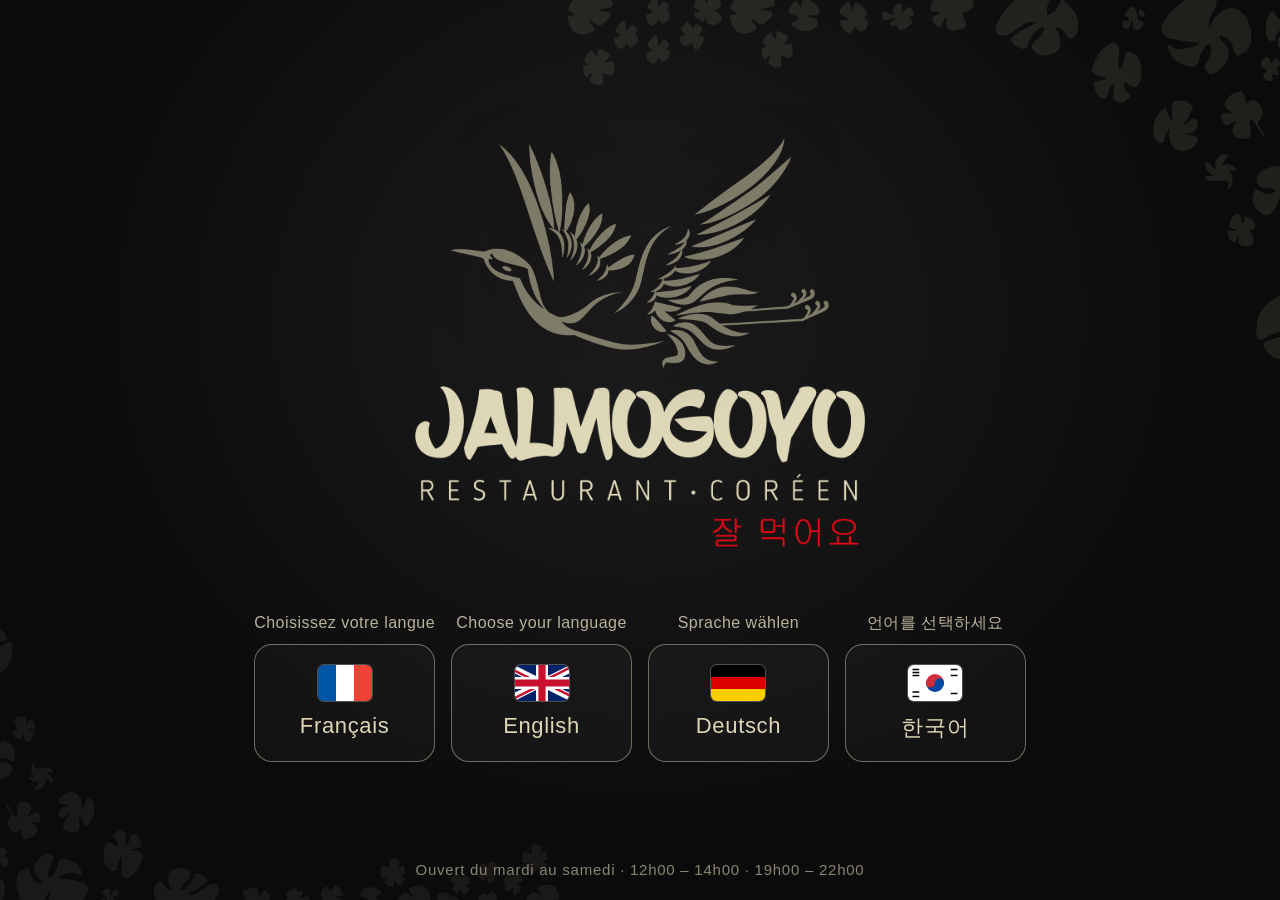
<file: index.html>
<!DOCTYPE html>
<!--
  Safety net only — this file is NOT the menu.
  The menu lives in www/ and is published by GitHub Actions (.github/workflows/build.yml).
  If GitHub Pages is ever set to "Deploy from a branch", the repository root gets published
  instead: this page then sends tablets and visitors to the menu rather than showing the README.
-->
<html lang="fr">
<head>
  <meta charset="utf-8">
  <title>Jalmogoyo – Menu</title>
  <meta http-equiv="refresh" content="0; url=www/">
  <style>html { background: #0b0b0b; } a { color: #ddd6b5; font: 18px sans-serif; }</style>
  <script>location.replace('www/');</script>
</head>
<body><a href="www/">Jalmogoyo – Menu</a></body>
</html>
</file>
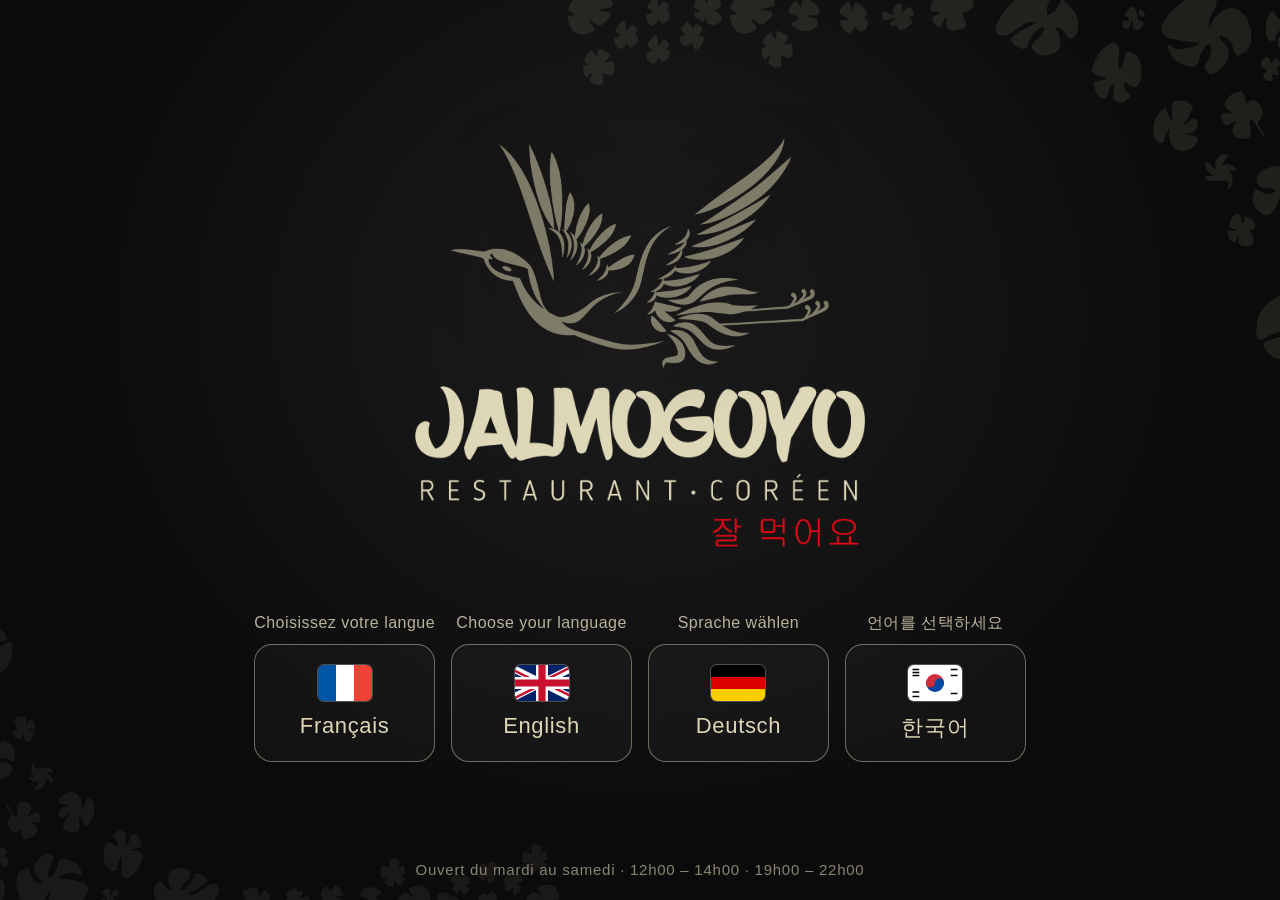
<file: www/index.html>
<!DOCTYPE html>
<html lang="fr">
<head>
  <meta charset="utf-8">
  <meta name="viewport" content="width=device-width, initial-scale=1, maximum-scale=1, user-scalable=no, viewport-fit=cover">
  <meta name="theme-color" content="#0b0b0b">
  <meta name="mobile-web-app-capable" content="yes">
  <meta name="apple-mobile-web-app-capable" content="yes">
  <title>Jalmogoyo – Menu</title>
  <link rel="manifest" href="manifest.webmanifest">
  <link rel="icon" href="img/brand/icon-192.png">
  <link rel="stylesheet" href="css/app.css">
</head>
<body>

  <!-- ===================== WELCOME / LANGUAGE ===================== -->
  <section id="welcome" class="welcome" aria-label="Welcome">
    <div class="welcome__petals" aria-hidden="true"><i class="pt pt--tr"></i><i class="pt pt--bl"></i></div>
    <div class="welcome__inner">
      <img class="welcome__crane" src="img/brand/crane-cream.png" alt="">
      <img class="welcome__logo" src="img/brand/logo.png" alt="Jalmogoyo – Restaurant coréen – 잘 먹어요">
      <div class="welcome__langs">
        <div class="lang-col"><span class="lang-ask" lang="fr">Choisissez votre langue</span>
          <button class="lang-btn" data-lang="fr"><span class="flag flag--fr"></span>Français</button></div>
        <div class="lang-col"><span class="lang-ask" lang="en">Choose your language</span>
          <button class="lang-btn" data-lang="en"><span class="flag flag--en"></span>English</button></div>
        <div class="lang-col"><span class="lang-ask" lang="de">Sprache wählen</span>
          <button class="lang-btn" data-lang="de"><span class="flag flag--de"></span>Deutsch</button></div>
        <div class="lang-col"><span class="lang-ask" lang="ko">언어를 선택하세요</span>
          <button class="lang-btn" data-lang="ko"><span class="flag flag--ko"></span>한국어</button></div>
      </div>
    </div>
    <p class="welcome__hours" id="welcome-hours"></p>
  </section>

  <!-- ===================== MENU ===================== -->
  <div id="app" class="app" hidden>
    <aside class="side">
      <button class="side__brand" id="home-btn" aria-label="Accueil">
        <img src="img/brand/crane-cream.png" alt="" class="side__crane">
        <img src="img/brand/logo.png" alt="Jalmogoyo" class="side__logo">
      </button>
      <nav class="side__nav" id="nav"></nav>
      <div class="side__langs" id="side-langs"></div>
    </aside>

    <div class="main-wrap">
    <div class="bg-petals" aria-hidden="true"><i class="pt pt--tr"></i><i class="pt pt--bl"></i></div>
    <main class="main" id="main">
      <div class="toolbar" id="toolbar">
        <div class="filters" id="filters"></div>
        <div class="legend" id="legend"></div>
      </div>
      <div id="banner"></div>
      <div id="sections"></div>
      <footer class="info" id="info"></footer>
    </main>
    </div>
  </div>

  <!-- ===================== DISH DETAIL ===================== -->
  <div class="modal" id="modal" hidden>
    <div class="modal__backdrop" data-close></div>
    <article class="modal__card" role="dialog" aria-modal="true">
      <button class="modal__close" data-close aria-label="Fermer">&times;</button>
      <div class="modal__img" id="modal-img">
        <button class="modal__nav modal__nav--prev" data-step="-1" aria-label="Plat précédent"><svg viewBox="0 0 24 24" aria-hidden="true"><path d="M15 5l-7 7 7 7"/></svg></button>
        <button class="modal__nav modal__nav--next" data-step="1" aria-label="Plat suivant"><svg viewBox="0 0 24 24" aria-hidden="true"><path d="M9 5l7 7-7 7"/></svg></button>
      </div>
      <div class="modal__body" id="modal-body"></div>
    </article>
  </div>

  <!-- ===================== ALLERGEN PICKER ===================== -->
  <div class="modal" id="allergen-panel" hidden>
    <div class="modal__backdrop" data-close-al></div>
    <article class="al-panel" role="dialog" aria-modal="true">
      <button class="modal__close" data-close-al aria-label="Fermer">&times;</button>
      <h2 class="al-panel__title" id="al-title"></h2>
      <p class="al-panel__sub" id="al-sub"></p>
      <div class="al-grid" id="al-grid"></div>
      <p class="al-panel__warn" id="al-warn"></p>
      <div class="al-panel__actions">
        <button class="btn btn--ghost" id="al-clear"></button>
        <button class="btn btn--red" id="al-ok" data-close-al></button>
      </div>
    </article>
  </div>

  <script src="js/version.js"></script>
  <script src="js/menu-data.js"></script>
  <script src="js/schedule.js"></script>
  <script src="js/app.js"></script>
</body>
</html>
</file>
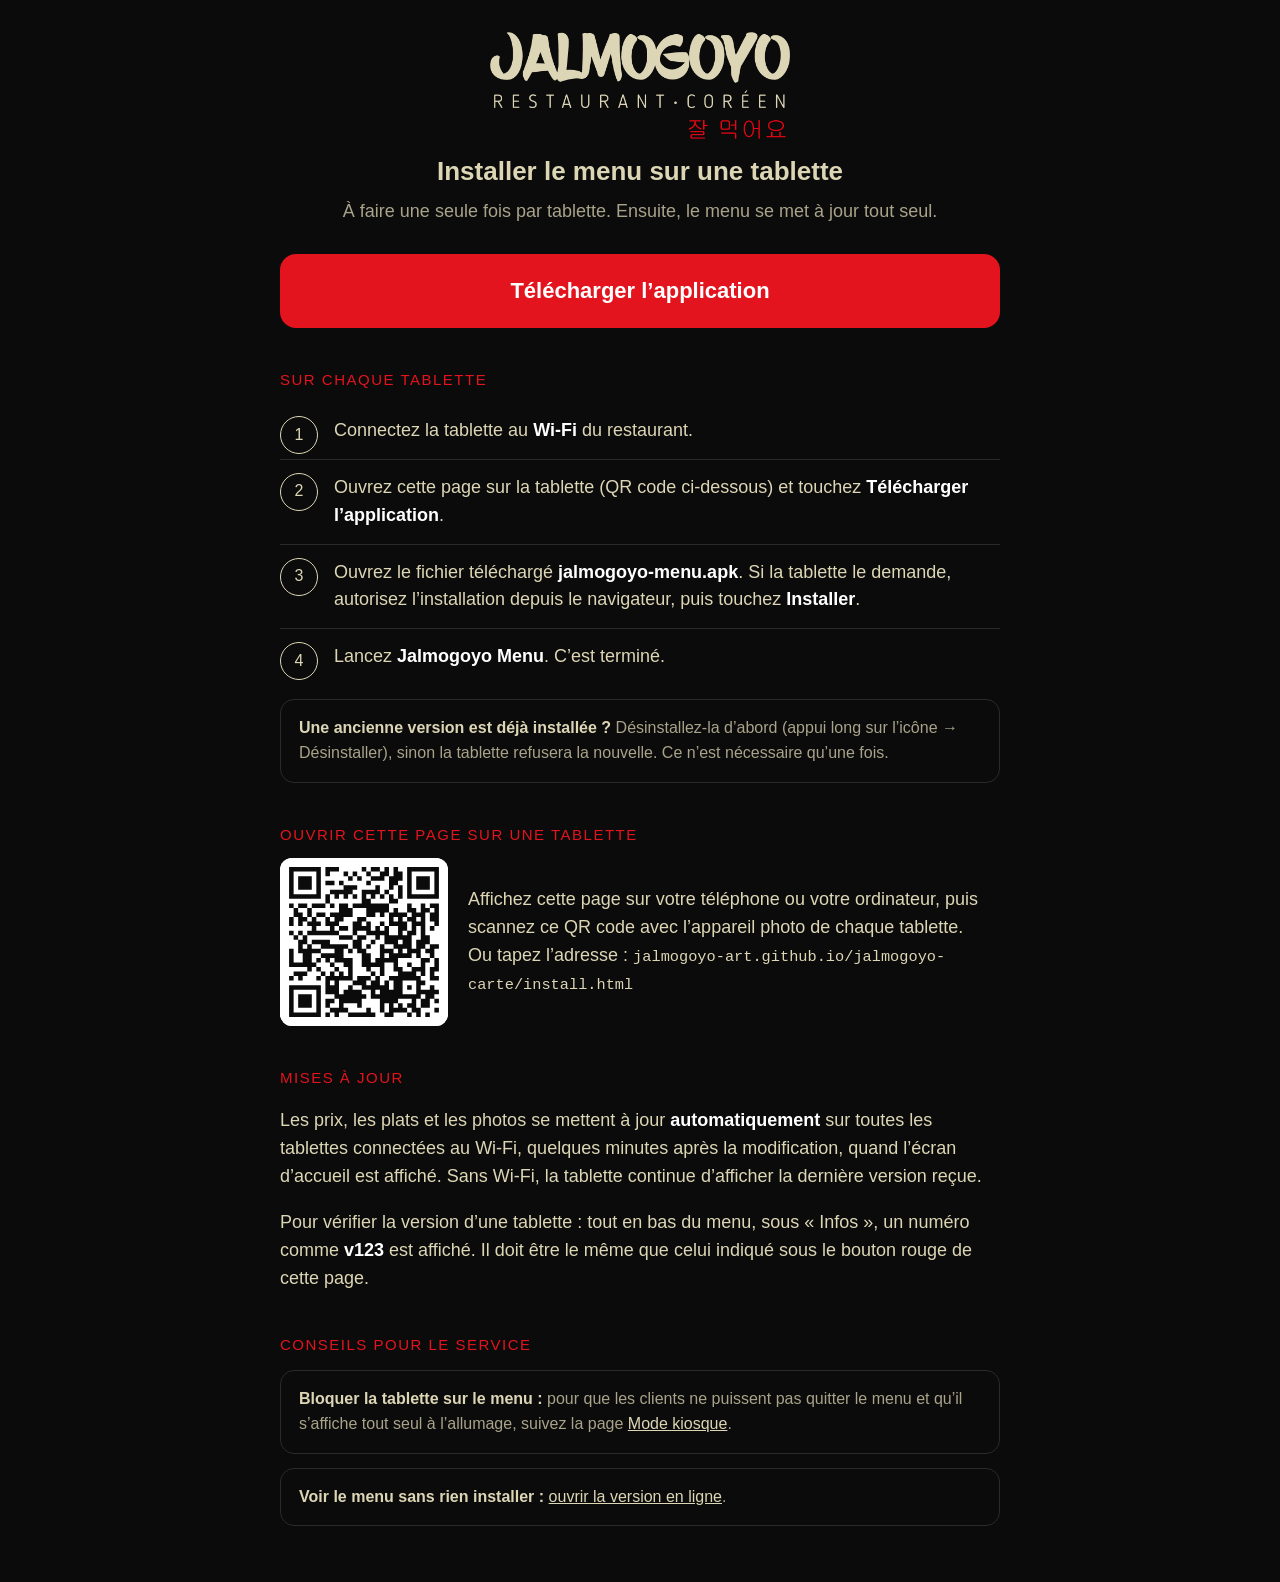
<file: www/install.html>
<!DOCTYPE html>
<html lang="fr">
<head>
  <meta charset="utf-8">
  <meta name="viewport" content="width=device-width, initial-scale=1">
  <meta name="theme-color" content="#0b0b0b">
  <meta name="robots" content="noindex">
  <title>Jalmogoyo – Installer le menu sur une tablette</title>
  <link rel="icon" href="img/brand/icon-192.png">
  <style>
    :root { --black: #0b0b0b; --cream: #ddd6b5; --red: #e3141d; --line: #2a2a2a; --soft: #a9a38a; }
    * { box-sizing: border-box; }
    body {
      margin: 0; background: var(--black); color: var(--cream);
      font-family: "Samsung Sans", "SamsungOne", Roboto, "Noto Sans", "Segoe UI", Arial, sans-serif;
      font-size: 18px; line-height: 1.55; -webkit-text-size-adjust: 100%;
    }
    main { max-width: 760px; margin: 0 auto; padding: 32px 20px 56px; }
    .logo { display: block; width: min(300px, 70%); margin: 0 auto 8px; }
    h1 { font-size: 26px; font-weight: 600; text-align: center; margin: 12px 0 6px; text-wrap: balance; }
    .lead { text-align: center; color: var(--soft); margin: 0 0 28px; }
    .btn {
      display: block; text-align: center; text-decoration: none; background: var(--red); color: #fff;
      font-size: 22px; font-weight: 600; padding: 20px 24px; border-radius: 16px;
    }
    .btn:active { background: #b30f16; }
    .ver { text-align: center; font-size: 14px; color: var(--soft); margin: 10px 0 0; }
    h2 { font-size: 15px; font-weight: 400; letter-spacing: .1em; text-transform: uppercase; color: var(--red); margin: 40px 0 12px; }
    ol { margin: 0; padding: 0; list-style: none; counter-reset: step; }
    ol li { counter-increment: step; position: relative; padding: 14px 0 14px 54px; border-top: 1px solid var(--line); }
    ol li:first-child { border-top: 0; }
    ol li::before {
      content: counter(step); position: absolute; left: 0; top: 13px; width: 36px; height: 36px; border-radius: 50%;
      border: 1px solid var(--cream); display: flex; align-items: center; justify-content: center; font-size: 16px;
    }
    b { color: #fff; font-weight: 600; }
    .note { border: 1px solid var(--line); border-radius: 14px; padding: 16px 18px; margin-top: 14px; color: var(--soft); font-size: 16px; }
    .note b { color: var(--cream); }
    .qr { display: flex; gap: 20px; align-items: center; flex-wrap: wrap; }
    .qr img { width: 168px; height: 168px; border-radius: 12px; background: #fff; flex: 0 0 auto; }
    .qr p { margin: 0; flex: 1 1 240px; }
    a { color: var(--cream); }
    code { font-family: ui-monospace, Menlo, Consolas, monospace; font-size: .85em; overflow-wrap: anywhere; }
  </style>
</head>
<body>
<main>
  <img class="logo" src="img/brand/logo.png" alt="Jalmogoyo – Restaurant coréen">
  <h1>Installer le menu sur une tablette</h1>
  <p class="lead">À faire une seule fois par tablette. Ensuite, le menu se met à jour tout seul.</p>

  <a class="btn" href="https://github.com/jalmogoyo-art/jalmogoyo-carte/releases/latest/download/jalmogoyo-menu.apk">Télécharger l’application</a>
  <p class="ver" id="ver"></p>

  <h2>Sur chaque tablette</h2>
  <ol>
    <li>Connectez la tablette au <b>Wi-Fi</b> du restaurant.</li>
    <li>Ouvrez cette page sur la tablette (QR code ci-dessous) et touchez <b>Télécharger l’application</b>.</li>
    <li>Ouvrez le fichier téléchargé <b>jalmogoyo-menu.apk</b>. Si la tablette le demande, autorisez l’installation depuis le navigateur, puis touchez <b>Installer</b>.</li>
    <li>Lancez <b>Jalmogoyo Menu</b>. C’est terminé.</li>
  </ol>
  <div class="note">
    <b>Une ancienne version est déjà installée ?</b> Désinstallez-la d’abord (appui long sur l’icône → Désinstaller),
    sinon la tablette refusera la nouvelle. Ce n’est nécessaire qu’une fois.
  </div>

  <h2>Ouvrir cette page sur une tablette</h2>
  <div class="qr">
    <img src="img/install/qr.svg" alt="QR code vers cette page">
    <p>Affichez cette page sur votre téléphone ou votre ordinateur, puis scannez ce QR code avec l’appareil photo de chaque tablette.<br>
    Ou tapez l’adresse : <code>jalmogoyo-art.github.io/jalmogoyo-carte/install.html</code></p>
  </div>

  <h2>Mises à jour</h2>
  <p>Les prix, les plats et les photos se mettent à jour <b>automatiquement</b> sur toutes les tablettes connectées au Wi-Fi,
  quelques minutes après la modification, quand l’écran d’accueil est affiché. Sans Wi-Fi, la tablette continue d’afficher
  la dernière version reçue.</p>
  <p>Pour vérifier la version d’une tablette : tout en bas du menu, sous « Infos », un numéro comme <b>v123</b> est affiché.
  Il doit être le même que celui indiqué sous le bouton rouge de cette page.</p>

  <h2>Conseils pour le service</h2>
  <div class="note">
    <b>Bloquer la tablette sur le menu :</b> pour que les clients ne puissent pas quitter le menu et qu’il s’affiche
    tout seul à l’allumage, suivez la page <a href="kiosque.html">Mode kiosque</a>.
  </div>
  <div class="note">
    <b>Voir le menu sans rien installer :</b> <a href="./">ouvrir la version en ligne</a>.
  </div>
</main>
<script src="js/version.js"></script>
<script>
  (function () {
    var v = window.APP_VERSION;
    if (v && v.build && v.build !== 'dev') {
      document.getElementById('ver').textContent = 'Version actuelle du menu : v' + v.build + (v.date ? ' · ' + v.date : '');
    }
  })();
</script>
</body>
</html>
</file>
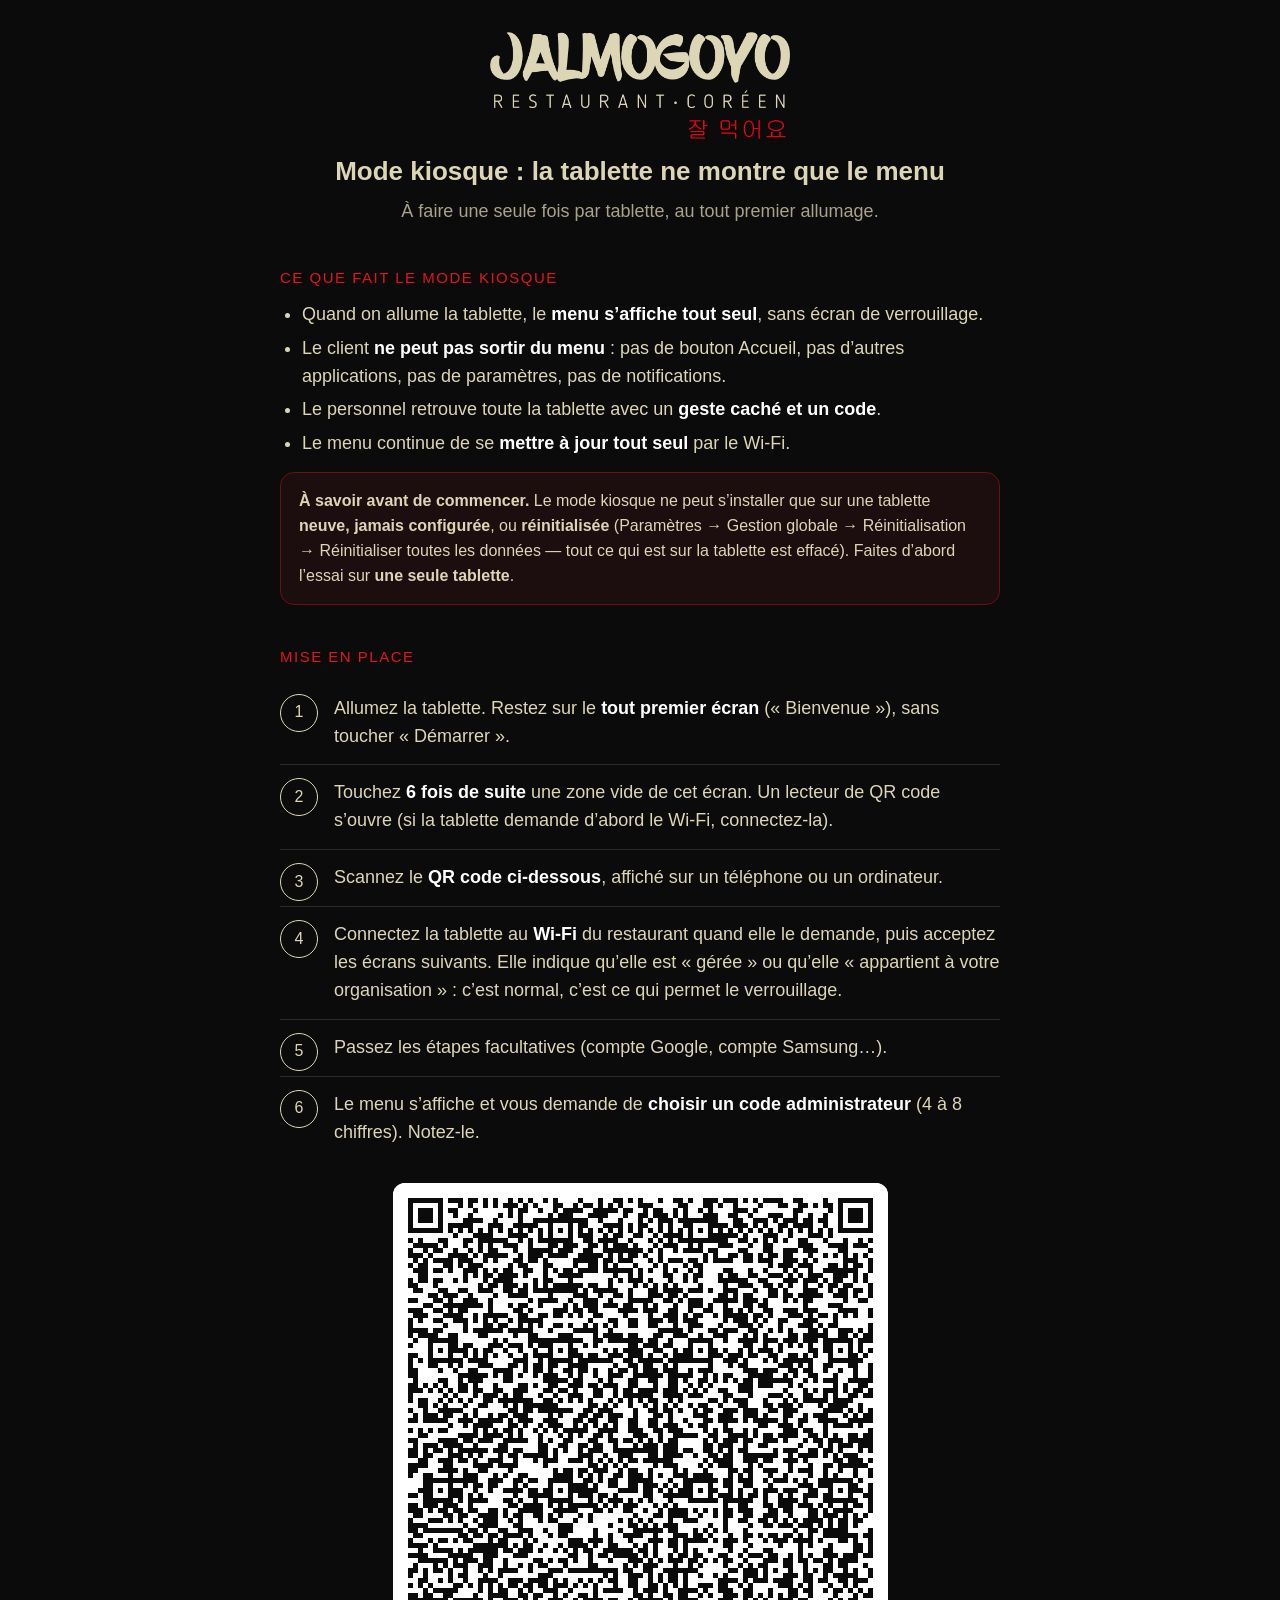
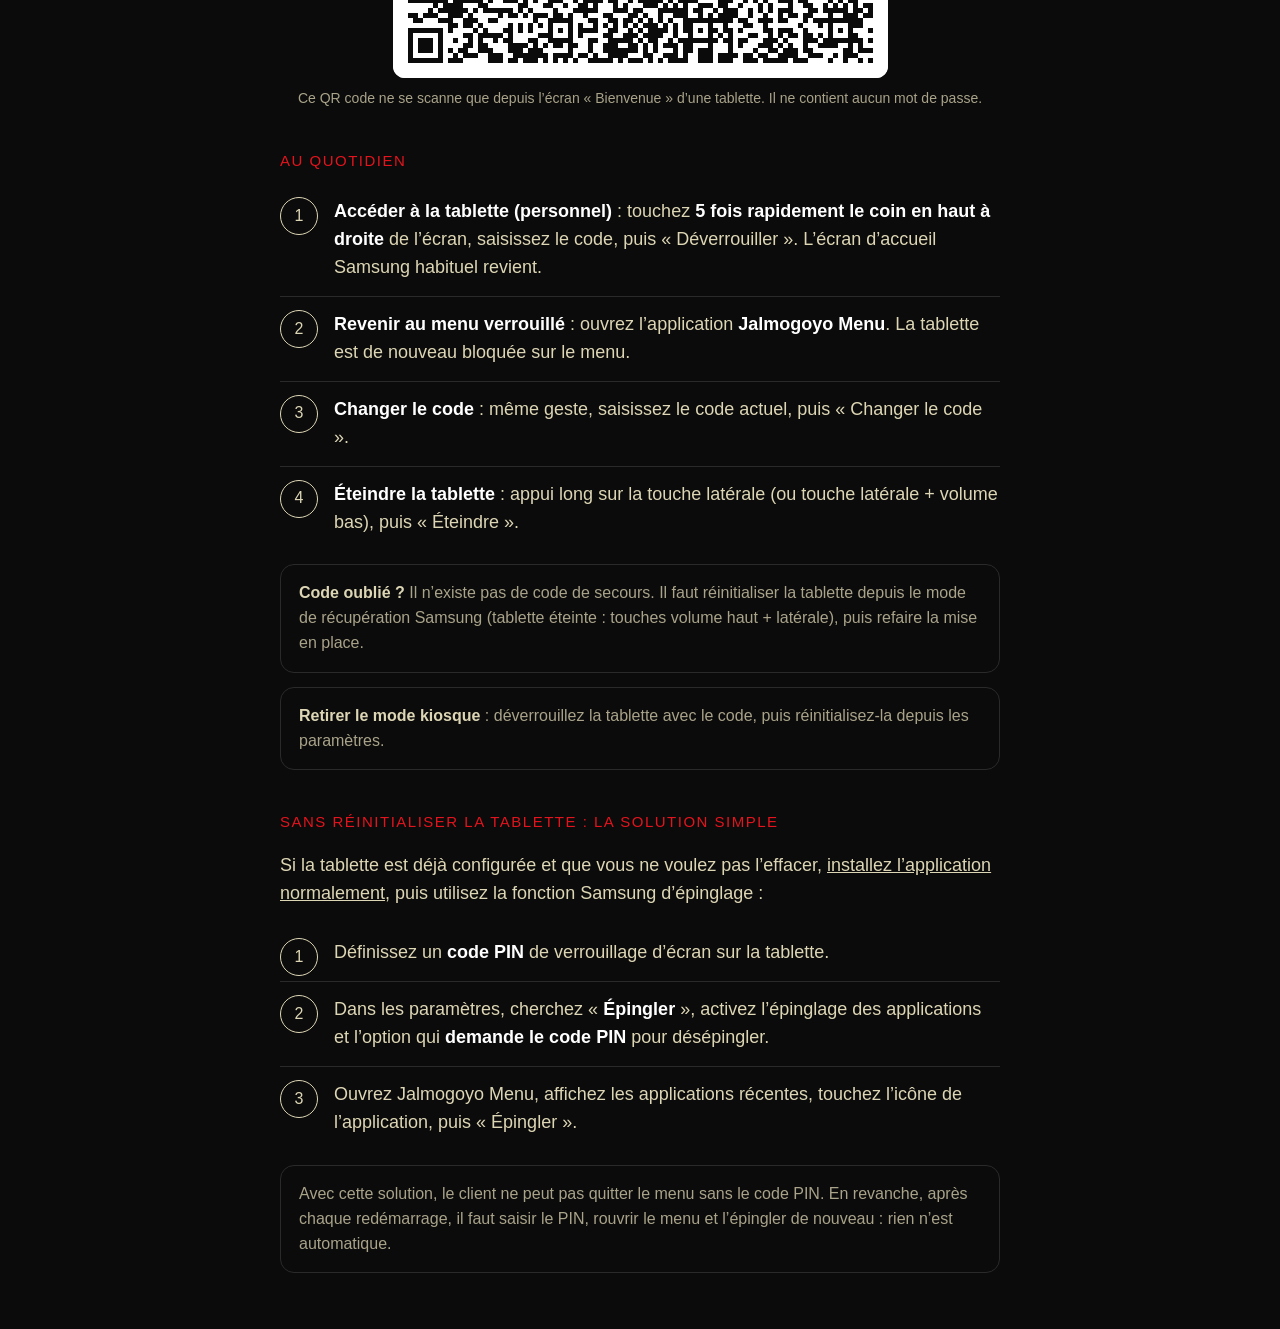
<file: www/kiosque.html>
<!DOCTYPE html>
<html lang="fr">
<head>
  <meta charset="utf-8">
  <meta name="viewport" content="width=device-width, initial-scale=1">
  <meta name="theme-color" content="#0b0b0b">
  <meta name="robots" content="noindex">
  <title>Jalmogoyo – Mode kiosque</title>
  <link rel="icon" href="img/brand/icon-192.png">
  <style>
    :root { --black: #0b0b0b; --cream: #ddd6b5; --red: #e3141d; --line: #2a2a2a; --soft: #a9a38a; }
    * { box-sizing: border-box; }
    body {
      margin: 0; background: var(--black); color: var(--cream);
      font-family: "Samsung Sans", "SamsungOne", Roboto, "Noto Sans", "Segoe UI", Arial, sans-serif;
      font-size: 18px; line-height: 1.55; -webkit-text-size-adjust: 100%;
    }
    main { max-width: 760px; margin: 0 auto; padding: 32px 20px 56px; }
    .logo { display: block; width: min(300px, 70%); margin: 0 auto 8px; }
    h1 { font-size: 26px; font-weight: 600; text-align: center; margin: 12px 0 6px; text-wrap: balance; }
    .lead { text-align: center; color: var(--soft); margin: 0 0 28px; }
    .btn {
      display: block; text-align: center; text-decoration: none; background: var(--red); color: #fff;
      font-size: 22px; font-weight: 600; padding: 20px 24px; border-radius: 16px;
    }
    .btn:active { background: #b30f16; }
    .ver { text-align: center; font-size: 14px; color: var(--soft); margin: 10px 0 0; }
    h2 { font-size: 15px; font-weight: 400; letter-spacing: .1em; text-transform: uppercase; color: var(--red); margin: 40px 0 12px; }
    ol { margin: 0; padding: 0; list-style: none; counter-reset: step; }
    ol li { counter-increment: step; position: relative; padding: 14px 0 14px 54px; border-top: 1px solid var(--line); }
    ol li:first-child { border-top: 0; }
    ol li::before {
      content: counter(step); position: absolute; left: 0; top: 13px; width: 36px; height: 36px; border-radius: 50%;
      border: 1px solid var(--cream); display: flex; align-items: center; justify-content: center; font-size: 16px;
    }
    b { color: #fff; font-weight: 600; }
    .note { border: 1px solid var(--line); border-radius: 14px; padding: 16px 18px; margin-top: 14px; color: var(--soft); font-size: 16px; }
    .note b { color: var(--cream); }
    .qr { display: flex; gap: 20px; align-items: center; flex-wrap: wrap; }
    .qr img { width: 168px; height: 168px; border-radius: 12px; background: #fff; flex: 0 0 auto; }
    .qr p { margin: 0; flex: 1 1 240px; }
    a { color: var(--cream); }
    code { font-family: ui-monospace, Menlo, Consolas, monospace; font-size: .85em; overflow-wrap: anywhere; }
      .qr--big { justify-content: center; }
    .qr--big img { width: min(495px, 100%); height: auto; aspect-ratio: 1; image-rendering: pixelated; }
    ul { margin: 0; padding-left: 22px; }
    ul li { margin: 6px 0; }
    .warn { border-color: #6d1014; background: #1c0d0e; color: var(--cream); }
    .print-only { display: none; }
    /* Printed sheet (or "save as PDF"): black on white, to keep next to the tablets */
    @media print {
      :root { --black: #fff; --cream: #111; --line: #c8c8c8; --soft: #444; }
      body { background: #fff; color: #111; font-size: 11.5pt; }
      main { max-width: none; padding: 0; }
      .logo { filter: brightness(0); width: 220px; }
      h1 { font-size: 18pt; }
      h2 { margin-top: 22px; break-after: avoid; }
      b { color: #000; }
      a { color: #111; }
      .note, .warn { background: #fff; border-color: #999; color: #222; }
      ol li, ul li, .note, .qr { break-inside: avoid; }
      .qr--big img { width: 105mm; }
      .print-only { display: block; }
    }
  </style>
</head>
<body>
<main>
  <img class="logo" src="img/brand/logo.png" alt="Jalmogoyo – Restaurant coréen">
  <h1>Mode kiosque : la tablette ne montre que le menu</h1>
  <p class="lead">À faire une seule fois par tablette, au tout premier allumage.</p>

  <h2>Ce que fait le mode kiosque</h2>
  <ul>
    <li>Quand on allume la tablette, le <b>menu s’affiche tout seul</b>, sans écran de verrouillage.</li>
    <li>Le client <b>ne peut pas sortir du menu</b> : pas de bouton Accueil, pas d’autres applications, pas de paramètres, pas de notifications.</li>
    <li>Le personnel retrouve toute la tablette avec un <b>geste caché et un code</b>.</li>
    <li>Le menu continue de se <b>mettre à jour tout seul</b> par le Wi-Fi.</li>
  </ul>

  <div class="note warn">
    <b>À savoir avant de commencer.</b> Le mode kiosque ne peut s’installer que sur une tablette <b>neuve, jamais configurée</b>,
    ou <b>réinitialisée</b> (Paramètres → Gestion globale → Réinitialisation → Réinitialiser toutes les données — tout ce qui est
    sur la tablette est effacé). Faites d’abord l’essai sur <b>une seule tablette</b>.
  </div>

  <h2>Mise en place</h2>
  <ol>
    <li>Allumez la tablette. Restez sur le <b>tout premier écran</b> (« Bienvenue »), sans toucher « Démarrer ».</li>
    <li>Touchez <b>6 fois de suite</b> une zone vide de cet écran. Un lecteur de QR code s’ouvre
      (si la tablette demande d’abord le Wi-Fi, connectez-la).</li>
    <li>Scannez le <b>QR code ci-dessous</b>, affiché sur un téléphone ou un ordinateur.</li>
    <li>Connectez la tablette au <b>Wi-Fi</b> du restaurant quand elle le demande, puis acceptez les écrans suivants.
      Elle indique qu’elle est « gérée » ou qu’elle « appartient à votre organisation » : c’est normal, c’est ce qui permet le verrouillage.</li>
    <li>Passez les étapes facultatives (compte Google, compte Samsung…).</li>
    <li>Le menu s’affiche et vous demande de <b>choisir un code administrateur</b> (4 à 8 chiffres). Notez-le.</li>
  </ol>

  <div class="qr qr--big" style="margin-top: 22px">
    <img src="img/install/qr-kiosque.svg" alt="QR code de mise en place du mode kiosque">
  </div>
  <p class="ver">Ce QR code ne se scanne que depuis l’écran « Bienvenue » d’une tablette. Il ne contient aucun mot de passe.</p>

  <h2>Au quotidien</h2>
  <ol>
    <li><b>Accéder à la tablette (personnel)</b> : touchez <b>5 fois rapidement le coin en haut à droite</b> de l’écran,
      saisissez le code, puis « Déverrouiller ». L’écran d’accueil Samsung habituel revient.</li>
    <li><b>Revenir au menu verrouillé</b> : ouvrez l’application <b>Jalmogoyo Menu</b>. La tablette est de nouveau bloquée sur le menu.</li>
    <li><b>Changer le code</b> : même geste, saisissez le code actuel, puis « Changer le code ».</li>
    <li><b>Éteindre la tablette</b> : appui long sur la touche latérale (ou touche latérale + volume bas), puis « Éteindre ».</li>
  </ol>
  <div class="note">
    <b>Code oublié ?</b> Il n’existe pas de code de secours. Il faut réinitialiser la tablette depuis le mode de récupération
    Samsung (tablette éteinte : touches volume haut + latérale), puis refaire la mise en place.
  </div>
  <div class="note">
    <b>Retirer le mode kiosque</b> : déverrouillez la tablette avec le code, puis réinitialisez-la depuis les paramètres.
  </div>

  <h2>Sans réinitialiser la tablette : la solution simple</h2>
  <p>Si la tablette est déjà configurée et que vous ne voulez pas l’effacer, <a href="install.html">installez l’application normalement</a>,
  puis utilisez la fonction Samsung d’épinglage :</p>
  <ol>
    <li>Définissez un <b>code PIN</b> de verrouillage d’écran sur la tablette.</li>
    <li>Dans les paramètres, cherchez « <b>Épingler</b> », activez l’épinglage des applications et l’option qui
      <b>demande le code PIN</b> pour désépingler.</li>
    <li>Ouvrez Jalmogoyo Menu, affichez les applications récentes, touchez l’icône de l’application, puis « Épingler ».</li>
  </ol>
  <div class="note">
    Avec cette solution, le client ne peut pas quitter le menu sans le code PIN. En revanche, après chaque redémarrage,
    il faut saisir le PIN, rouvrir le menu et l’épingler de nouveau : rien n’est automatique.
  </div>
  <p class="ver print-only">Cette fiche est à jour sur : jalmogoyo-art.github.io/jalmogoyo-carte/kiosque.html</p>
</main>
</body>
</html>
</file>
<file: www/css/app.css>
/* =========================================================
   JALMOGOYO – tablet menu
   Brand colours taken from the restaurant's printed menu:
   black cover, cream logo, red titles & prices, grey petals.
   ========================================================= */
:root {
  --black: #0b0b0b;
  --black-2: #1a1a1a;
  --cream: #ddd6b5;
  --cream-2: #f7f4ea;
  --paper: #fdfcf8;
  --red: #e3141d;
  --red-dark: #b30f16;
  --grey: #8f8f8f;
  --grey-2: #5f6360;
  --line: #e4dfcc;
  --green: #4f7a3a;
  --side-w: 270px;
  --radius: 16px;
  --font: "Samsung Sans", "SamsungOne", Roboto, "Noto Sans", "Noto Sans KR", "Apple SD Gothic Neo", "Malgun Gothic", "Segoe UI", Arial, sans-serif;
  /* grey 4-lobed petal, as on the printed menu */
  --petal: url("data:image/svg+xml,%3Csvg xmlns='http://www.w3.org/2000/svg' viewBox='0 0 100 100'%3E%3Cg fill='%23c4c4c4'%3E%3Cpath d='M50 50C38 40 30 18 44 8c10-7 20 4 16 16-3 9-6 18-10 26z'/%3E%3Cpath d='M50 50C60 38 82 30 92 44c7 10-4 20-16 16-9-3-18-6-26-10z'/%3E%3Cpath d='M50 50C62 60 70 82 56 92c-10 7-20-4-16-16 3-9 6-18 10-26z'/%3E%3Cpath d='M50 50C40 62 18 70 8 56c-7-10 4-20 16-16 9 3 18 6 26 10z'/%3E%3C/g%3E%3C/svg%3E");
}

* { box-sizing: border-box; -webkit-tap-highlight-color: transparent; }
html, body { margin: 0; height: 100%; }
body {
  font-family: var(--font);
  color: var(--black);
  background: var(--black);
  -webkit-user-select: none; user-select: none;
  -webkit-touch-callout: none;
  overscroll-behavior: none;
}
img { -webkit-user-drag: none; }
button { font: inherit; color: inherit; border: 0; background: none; cursor: pointer; padding: 0; }
[hidden] { display: none !important; }

/* ---------- decorative petals (taken from the printed menu) ---------- */
.pt { position: absolute; display: block; background: url("../img/brand/petals.png") no-repeat; background-size: contain; pointer-events: none; }
.bg-petals { position: absolute; top: 0; left: 0; right: 0; bottom: 0; overflow: hidden; pointer-events: none; z-index: 0; }
.bg-petals .pt--tr { top: 70px; right: -40px; width: 62%; max-width: 760px; height: 420px; background-position: top right; opacity: .30; }
.bg-petals .pt--bl { bottom: -30px; left: -30px; width: 40%; max-width: 480px; height: 280px; background-position: top right; transform: rotate(180deg); opacity: .22; }
.welcome__petals .pt { background-image: url("../img/brand/petals-cream.png"); }
.welcome__petals .pt--tr { top: -10px; right: -30px; width: 58%; height: 52%; background-position: top right; opacity: .10; }
.welcome__petals .pt--bl { bottom: -20px; left: -30px; width: 46%; height: 42%; background-position: top right; transform: rotate(180deg); opacity: .07; }

/* =================== WELCOME =================== */
.welcome {
  position: fixed; inset: 0; z-index: 50;
  top: 0; left: 0; right: 0; bottom: 0;
  background: radial-gradient(ellipse at 50% 35%, #1d1d1d 0%, var(--black) 65%);
  color: var(--cream);
  display: flex; flex-direction: column; align-items: center; justify-content: center;
  text-align: center; overflow: hidden;
  transition: opacity .45s ease;
}
.welcome.is-leaving { opacity: 0; pointer-events: none; }
.welcome__petals { position: absolute; top: 0; left: 0; right: 0; bottom: 0; pointer-events: none; }
.welcome__inner { position: relative; z-index: 1; display: flex; flex-direction: column; align-items: center; padding: 24px; }
.welcome__crane { width: min(46vw, 420px); width: 42vmin; max-width: 440px; animation: glide 6s ease-in-out infinite; filter: drop-shadow(0 10px 30px rgba(0,0,0,.6)); }
.welcome__logo { width: 50vmin; max-width: 520px; margin-top: 2vmin; }
.welcome__langs { display: grid; grid-template-columns: repeat(4, minmax(150px, 1fr)); gap: 16px; margin-top: 5vmin; }
/* Each prompt sits centred above its own button, same width, so nothing overflows onto the next one */
.lang-col { display: flex; flex-direction: column; align-items: stretch; gap: 10px; min-width: 0; }
.lang-col .lang-btn { width: 100%; min-width: 0; flex: 1; }
.lang-ask { display: flex; align-items: flex-end; justify-content: center; min-height: 2.6em; text-align: center; font-size: 16px; line-height: 1.3; letter-spacing: .03em; color: #b9b39a; text-wrap: balance; overflow-wrap: anywhere; }
.lang-btn {
  display: flex; flex-direction: column; align-items: center; gap: 12px;
  min-width: 160px; padding: 20px 18px 18px;
  border: 1.5px solid rgba(221,214,181,.45); border-radius: 18px;
  color: var(--cream); font-size: 22px; letter-spacing: .03em;
  background: rgba(255,255,255,.03);
  transition: transform .15s, background .2s, border-color .2s;
}
.lang-btn:active { transform: scale(.96); background: var(--red); border-color: var(--red); color: #fff; }
.welcome__hours { position: absolute; bottom: 22px; left: 0; right: 0; margin: 0; font-size: 15px; color: #8a8572; letter-spacing: .05em; z-index: 1; }
@keyframes glide { 0%,100% { transform: translateY(0) rotate(-1deg); } 50% { transform: translateY(-14px) rotate(1.5deg); } }

/* flags */
.flag { display: inline-block; width: 54px; height: 36px; border-radius: 6px; box-shadow: 0 0 0 1px rgba(255,255,255,.25); background-size: cover; background-position: center; }
.flag--fr { background: linear-gradient(90deg, #0055a4 33.3%, #fff 33.3% 66.6%, #ef4135 66.6%); }
.flag--de { background: linear-gradient(180deg, #000 33.3%, #dd0000 33.3% 66.6%, #ffce00 66.6%); }
.flag--en { background-image: url("data:image/svg+xml,%3Csvg xmlns='http://www.w3.org/2000/svg' viewBox='0 0 60 30'%3E%3CclipPath id='t'%3E%3Cpath d='M30,15 h30 v15 z v15 h-30 z h-30 v-15 z v-15 h30 z'/%3E%3C/clipPath%3E%3Cpath d='M0,0 v30 h60 v-30 z' fill='%23012169'/%3E%3Cpath d='M0,0 L60,30 M60,0 L0,30' stroke='%23fff' stroke-width='6'/%3E%3Cpath d='M0,0 L60,30 M60,0 L0,30' clip-path='url(%23t)' stroke='%23C8102E' stroke-width='4'/%3E%3Cpath d='M30,0 v30 M0,15 h60' stroke='%23fff' stroke-width='10'/%3E%3Cpath d='M30,0 v30 M0,15 h60' stroke='%23C8102E' stroke-width='6'/%3E%3C/svg%3E"); }
.flag--ko { background-color: #fff; background-image: url("data:image/svg+xml,%3Csvg xmlns='http://www.w3.org/2000/svg' viewBox='-36 -24 72 48'%3E%3Cpath d='M-12 0a12 12 0 0 1 24 0z' fill='%23cd2e3a'/%3E%3Cpath d='M-12 0a12 12 0 0 0 24 0z' fill='%230047a0'/%3E%3Ccircle cx='-6' cy='0' r='6' fill='%23cd2e3a'/%3E%3Ccircle cx='6' cy='0' r='6' fill='%230047a0'/%3E%3Cg fill='%23000'%3E%3Crect x='-30' y='-19' width='9' height='2'/%3E%3Crect x='-30' y='-15' width='9' height='2'/%3E%3Crect x='-30' y='-11' width='9' height='2'/%3E%3Crect x='21' y='-19' width='9' height='2'/%3E%3Crect x='21' y='-11' width='9' height='2'/%3E%3Crect x='-30' y='11' width='9' height='2'/%3E%3Crect x='-30' y='17' width='9' height='2'/%3E%3Crect x='21' y='13' width='9' height='2'/%3E%3C/g%3E%3C/svg%3E"); }
.flag--sm { width: 30px; height: 20px; border-radius: 4px; }

/* =================== APP LAYOUT =================== */
.app { display: flex; height: 100vh; height: 100dvh; background: var(--paper); }
.main-wrap { position: relative; flex: 1; min-width: 0; min-height: 0; }

.side {
  width: var(--side-w); flex: 0 0 var(--side-w);
  background: var(--black); color: var(--cream);
  display: flex; flex-direction: column; overflow: hidden;
}
.side__brand { display: flex; flex-direction: column; align-items: center; padding: 18px 18px 10px; }
.side__crane { width: 120px; margin-bottom: -4px; }
.side__logo { width: 190px; }
.side__nav { flex: 1; overflow-y: auto; padding: 8px 12px; -webkit-overflow-scrolling: touch; }
.nav-btn {
  display: flex; align-items: center; gap: 14px; width: 100%;
  padding: 14px 14px; margin: 3px 0; border-radius: 12px;
  font-size: 18px; text-align: left; color: #d8d2b4;
  transition: background .2s, color .2s;
}
.nav-btn svg { flex: 0 0 26px; width: 26px; height: 26px; fill: none; stroke: currentColor; stroke-width: 1.7; stroke-linecap: round; stroke-linejoin: round; }
.nav-btn.is-active { background: var(--red); color: #fff; }
.nav-btn:active { background: rgba(227,20,29,.6); }
.side__langs { display: flex; justify-content: space-around; padding: 12px 10px 16px; border-top: 1px solid #262626; }
.side-lang { padding: 6px; border-radius: 8px; opacity: .55; display: flex; flex-direction: column; align-items: center; gap: 4px; font-size: 12px; color: var(--cream); }
.side-lang.is-active { opacity: 1; background: #262626; }

.main { position: absolute; top: 0; left: 0; right: 0; bottom: 0; z-index: 1; overflow-y: auto; overflow-x: hidden; -webkit-overflow-scrolling: touch; scroll-behavior: smooth; }

/* toolbar: filters + legend */
.toolbar {
  position: sticky; top: 0; z-index: 5;
  display: flex; flex-wrap: wrap; align-items: center; justify-content: space-between; gap: 10px 20px;
  padding: 12px 28px; background: rgba(253,252,248,.9);
  border-bottom: 1px solid var(--line);
  -webkit-backdrop-filter: blur(6px); backdrop-filter: blur(6px);
}
.filters { display: flex; gap: 10px; flex-wrap: wrap; }
.chip {
  display: inline-flex; align-items: center; gap: 8px;
  padding: 10px 18px; border-radius: 999px; font-size: 16px;
  border: 1.5px solid #d6d0b8; background: #fff; color: var(--black);
}
.chip svg { width: 20px; height: 20px; }
.chip.is-on { background: var(--black); color: var(--cream); border-color: var(--black); }
.legend { display: flex; gap: 16px; flex-wrap: wrap; font-size: 13px; color: var(--grey-2); }
.legend span { display: inline-flex; align-items: center; gap: 5px; }
.legend svg { width: 18px; height: 18px; }

/* section */
.section { position: relative; z-index: 1; padding: 34px 28px 10px; scroll-margin-top: 70px; }
.section__title {
  margin: 0; text-align: center; color: var(--red);
  font-weight: 400; font-size: 34px; letter-spacing: .08em; text-transform: uppercase;
}
.section__title::before, .section__title::after { content: "•"; font-size: .6em; vertical-align: middle; margin: 0 14px; }
.section__sub { margin: 6px 0 0; text-align: center; color: var(--grey-2); font-style: italic; font-size: 16px; }
.section__intro {
  max-width: 880px; margin: 18px auto 0; padding: 14px 20px 14px 56px; position: relative;
  background: var(--cream-2); border-radius: 12px; font-size: 16px; line-height: 1.5; color: #3d3b33;
}
.section__intro::before { content: ""; position: absolute; left: 16px; top: 14px; width: 26px; height: 26px; background: url("../img/brand/petal-one.png") center/contain no-repeat; }
.section__note { text-align: center; color: var(--grey); font-size: 13px; margin: 16px 0 0; }
.divider { height: 26px; margin: 18px auto 0; max-width: 700px; background: url("../img/brand/petal-one.png") center/22px no-repeat; position: relative; }
.divider::before, .divider::after { content: ""; position: absolute; top: 50%; width: calc(50% - 22px); border-top: 2px dotted #cfc9b2; }
.divider::before { left: 0; } .divider::after { right: 0; }

/* dish grid */
.grid { display: grid; grid-template-columns: repeat(auto-fill, minmax(290px, 1fr)); gap: 22px; margin-top: 24px; }
.card {
  position: relative; display: flex; flex-direction: column; text-align: left;
  background: #fff; border-radius: var(--radius); overflow: hidden;
  box-shadow: 0 1px 2px rgba(0,0,0,.06), 0 6px 18px rgba(60,50,20,.08);
  transition: transform .15s ease, box-shadow .15s ease;
}
.card:active { transform: scale(.98); box-shadow: 0 1px 2px rgba(0,0,0,.08); }
.card__img { position: relative; padding-top: 64%; background: #2a2a2a center/cover no-repeat; }
.card__img--none { background: var(--black) url("../img/brand/crane-cream.png") center/60% no-repeat; }
.num {
  display: inline-flex; align-items: center; justify-content: center;
  min-width: 34px; height: 34px; padding: 0 8px; border-radius: 999px;
  background: var(--black); color: #fff; font-size: 16px; font-weight: 700;
}
.card .num { position: absolute; left: 12px; top: 12px; box-shadow: 0 0 0 2px rgba(255,255,255,.85); }
.card__tags { position: absolute; right: 10px; top: 10px; display: flex; gap: 6px; }
.tag { display: inline-flex; align-items: center; justify-content: center; height: 32px; min-width: 32px; padding: 0 8px; border-radius: 999px; background: rgba(255,255,255,.95); font-size: 13px; font-weight: 600; gap: 4px; }
.tag svg { width: 18px; height: 18px; }
.card__body { padding: 14px 16px 16px; display: flex; flex-direction: column; flex: 1; }
.card__name { display: flex; align-items: baseline; gap: 8px; flex-wrap: wrap; font-size: 20px; font-weight: 600; }
.card__ko { font-size: 15px; font-weight: 400; color: var(--grey); }
.card__title { margin-top: 3px; font-size: 15px; font-style: italic; color: #4a4a4a; line-height: 1.35; }
.card__foot { margin-top: auto; padding-top: 12px; display: flex; align-items: center; justify-content: space-between; }
.price { color: var(--red); font-size: 24px; font-weight: 500; white-space: nowrap; }
.price sup { font-size: .55em; }
.price--long { font-size: 19px; }
.more { font-size: 13px; color: var(--grey); display: inline-flex; align-items: center; gap: 4px; }

/* drinks list */
.drinks { columns: 2 380px; column-gap: 46px; max-width: 1100px; margin: 22px auto 0; }
.drink { break-inside: avoid; display: flex; align-items: baseline; gap: 10px; padding: 12px 2px; border-bottom: 1px dotted #d8d2bc; }
.drink__main { flex: 1; }
.drink__photo {
  flex: 0 0 auto; align-self: center; width: 76px; height: 76px; margin-right: 6px; border-radius: 12px;
  background: #d9d9d9 center/cover no-repeat; box-shadow: 0 1px 2px rgba(0,0,0,.1), 0 4px 10px rgba(60,50,20,.12);
}
.drink__photo:active { transform: scale(.96); }
.drink__title { font-size: 18px; }
.drink__size { font-size: 13px; color: var(--grey); margin-left: 6px; white-space: nowrap; }
.drink__desc { font-size: 14px; color: var(--grey-2); font-style: italic; margin-top: 2px; }
.drink .price { font-size: 19px; }
.drinks__note { max-width: 1100px; margin: 18px auto 0; text-align: center; font-size: 15px; font-style: italic; color: var(--grey-2); }
.drinks__note + .drinks__note { margin-top: 4px; }
.k-badge { display: inline-block; margin-left: 8px; padding: 1px 7px; border-radius: 6px; background: var(--red); color: #fff; font-size: 11px; letter-spacing: .04em; vertical-align: 2px; }
.k-badge--bio { background: #4f7a3a; }
/* drink families (buttons) */
.tabs { display: flex; flex-wrap: wrap; justify-content: center; gap: 12px; max-width: 1100px; margin: 24px auto 4px; }
.tab {
  min-height: 52px; padding: 12px 26px; border-radius: 999px; font-size: 18px;
  border: 1.5px solid #d6d0b8; background: #fff; color: var(--black);
}
.tab:active { transform: scale(.97); }
.tab.is-on { background: var(--red); border-color: var(--red); color: #fff; }
.drinks__sub {
  max-width: 1100px; margin: 30px auto 0; padding-bottom: 6px; border-bottom: 2px solid var(--red);
  font-size: 20px; font-weight: 500; letter-spacing: .06em; text-transform: uppercase; color: var(--black);
}
.drinks__sub + .drinks { margin-top: 6px; }
/* a drink sold in several sizes (wines): the sizes sit on their own line */
.drink--sizes { flex-wrap: wrap; }
.drink__sizes { flex: 1 0 100%; display: flex; flex-wrap: wrap; gap: 6px 22px; margin-top: 6px; }
.sz { display: inline-flex; align-items: baseline; gap: 6px; }
.sz__l { font-size: 13px; color: var(--grey); }
.drink .sz .price { font-size: 17px; }

/* info footer */
.info { position: relative; z-index: 1; margin: 40px 0 0; padding: 36px 28px 50px; background: var(--black); color: var(--cream); }
.info__grid { display: grid; grid-template-columns: repeat(auto-fit, minmax(240px, 1fr)); gap: 26px; max-width: 1100px; margin: 0 auto; }
.info h3 { margin: 0 0 8px; color: var(--red); font-weight: 400; text-transform: uppercase; letter-spacing: .08em; font-size: 17px; }
.info p { margin: 0; line-height: 1.55; font-size: 15px; color: #cfc9ae; }
.info__crane { display: block; width: 180px; margin: 34px auto 0; opacity: .35; }

/* =================== MODAL =================== */
.modal { position: fixed; inset: 0; top: 0; left: 0; right: 0; bottom: 0; z-index: 60; display: flex; align-items: center; justify-content: center; padding: 24px; }
.modal__backdrop { position: absolute; inset: 0; top: 0; left: 0; right: 0; bottom: 0; background: rgba(0,0,0,.72); animation: fade .2s ease; }
.modal__card {
  position: relative; display: flex; width: 100%; max-width: 1040px; max-height: 92vh;
  background: var(--paper); border-radius: 22px; overflow: hidden; animation: pop .25s ease;
}
.modal__img { flex: 1.25; min-height: 360px; background: #222 center/cover no-repeat; }
.modal__img--drink { flex: 0 0 44%; min-height: 620px; background-position: center bottom; }
.modal__body { flex: 1; padding: 34px 30px 28px; overflow-y: auto; display: flex; flex-direction: column; }
.modal__close {
  position: absolute; right: 14px; top: 14px; z-index: 2; width: 54px; height: 54px; border-radius: 50%;
  background: rgba(0,0,0,.75); color: #fff; font-size: 34px; line-height: 50px;
}
.m-num { display: flex; align-items: center; gap: 10px; color: var(--grey); font-size: 14px; }
.m-name { margin: 12px 0 0; font-size: 34px; font-weight: 600; line-height: 1.15; }
.m-ko { font-size: 24px; color: var(--grey); margin-top: 4px; }
.m-title { margin-top: 14px; font-size: 20px; font-style: italic; color: #333; }
.m-desc { margin-top: 12px; font-size: 18px; line-height: 1.55; color: #3d3b33; }
.m-flavors { margin-top: 22px; }
.m-flavors b { display: block; font-size: 14px; text-transform: uppercase; letter-spacing: .06em; color: var(--red); margin-bottom: 10px; font-weight: 600; }
.m-flavors ul { list-style: none; margin: 0; padding: 0; display: grid; grid-template-columns: repeat(2, 1fr); gap: 8px 10px; }
.m-flavors li { padding: 10px 14px; border-radius: 10px; background: #fff; border: 1px solid #e0d9c0; font-size: 18px; }
.card__hint { margin-top: 6px; font-size: 13px; font-weight: 600; color: var(--red); text-transform: uppercase; letter-spacing: .04em; }
.m-tags { display: flex; flex-wrap: wrap; gap: 8px; margin-top: 18px; }
.m-tags .tag { background: var(--cream-2); height: auto; padding: 8px 12px; font-weight: 500; font-size: 15px; }
.m-price { margin-top: 22px; font-size: 40px; }
.m-order { margin-top: auto; padding-top: 22px; }
.m-allerg { margin-top: 10px; font-size: 13px; color: var(--grey); }

@keyframes fade { from { opacity: 0; } }
@keyframes pop { from { opacity: 0; transform: translateY(16px) scale(.98); } }

/* icons colours */
.ic-chili { fill: var(--red); }
.ic-leaf { fill: var(--green); }
.ic-two, .ic-rice { fill: none; stroke: var(--black); stroke-width: 1.8; stroke-linecap: round; stroke-linejoin: round; }

/* =================== PORTRAIT / SMALL =================== */
@media (orientation: portrait), (max-width: 900px) {
  .app { flex-direction: column; }
  .side { width: 100%; flex: 0 0 auto; flex-direction: row; align-items: center; }
  .side__brand { flex-direction: row; padding: 8px 6px 8px 14px; gap: 6px; }
  .side__crane { width: 64px; margin: 0; }
  .side__logo { width: 120px; }
  .side__nav { display: flex; overflow-x: auto; overflow-y: hidden; padding: 8px; gap: 4px; }
  .nav-btn { width: auto; white-space: nowrap; padding: 10px 14px; font-size: 16px; margin: 0; }
  .nav-btn svg { width: 22px; height: 22px; flex-basis: 22px; }
  .side__langs { border-top: 0; padding: 4px 10px; gap: 2px; flex: 0 0 auto; }
  .side-lang .lbl { display: none; }
  .welcome__langs { grid-template-columns: repeat(2, minmax(150px, 1fr)); row-gap: 22px; }
  .welcome__crane { width: 60vmin; }
  .welcome__logo { width: 70vmin; }
  .modal__card { flex-direction: column; }
  .modal__img { flex: 0 0 auto; min-height: 0; height: 36vh; }
  .modal__img--drink { flex: 0 0 auto; min-height: 0; height: 46vh; }
}
@media (max-width: 600px) {
  .grid { grid-template-columns: 1fr; }
  .section { padding-left: 14px; padding-right: 14px; }
  .lang-btn { min-width: 0; }
}

/* =================== FILTERS, PER-PERSON, ALLERGENS =================== */
.chip--al.is-on { background: var(--red); border-color: var(--red); color: #fff; }
.chip__count { display: inline-flex; align-items: center; justify-content: center; min-width: 22px; height: 22px; border-radius: 11px; background: #fff; color: var(--red); font-size: 13px; font-weight: 700; padding: 0 6px; }
.per { font-size: .55em; color: var(--grey-2); font-weight: 400; margin-left: 4px; }
.m-price .per { font-size: .45em; }
.banner { position: relative; z-index: 1; margin: 18px 28px 0; padding: 12px 16px; border-radius: 12px; background: #fff3f3; border: 1px solid #f3c4c6; color: #6d1014; font-size: 15px; display: flex; gap: 12px; align-items: center; justify-content: space-between; flex-wrap: wrap; }
.banner b { font-weight: 600; }
.banner button { padding: 8px 14px; border-radius: 999px; background: var(--red); color: #fff; font-size: 14px; }
.m-al { margin-top: 16px; font-size: 15px; color: #3d3b33; }
.m-al b { display: block; font-size: 13px; text-transform: uppercase; letter-spacing: .06em; color: var(--grey); margin-bottom: 6px; font-weight: 600; }
.al-tag { display: inline-block; margin: 0 6px 6px 0; padding: 5px 10px; border-radius: 8px; background: #fff; border: 1px solid #e0d9c0; font-size: 14px; }
.al-panel { position: relative; width: 100%; max-width: 860px; max-height: 92vh; overflow-y: auto; background: var(--paper); border-radius: 22px; padding: 30px 30px 24px; animation: pop .25s ease; }
.al-panel__title { margin: 0 60px 4px 0; font-weight: 500; font-size: 28px; color: var(--red); }
.al-panel__sub { margin: 0 0 18px; color: var(--grey-2); font-size: 16px; }
.al-grid { display: grid; grid-template-columns: repeat(auto-fill, minmax(180px, 1fr)); gap: 10px; }
.al-btn { display: flex; align-items: center; gap: 10px; padding: 14px 14px; border-radius: 12px; border: 1.5px solid #d6d0b8; background: #fff; font-size: 17px; text-align: left; }
.al-btn .box { flex: 0 0 22px; width: 22px; height: 22px; border-radius: 6px; border: 2px solid #bdb59a; display: inline-flex; align-items: center; justify-content: center; color: #fff; font-size: 15px; line-height: 1; }
.al-btn.is-on { border-color: var(--red); background: #fff3f3; }
.al-btn.is-on .box { background: var(--red); border-color: var(--red); }
.al-panel__warn { margin: 18px 0 0; font-size: 14px; color: var(--grey-2); line-height: 1.45; }
.al-panel__actions { display: flex; justify-content: flex-end; gap: 12px; margin-top: 18px; }
.btn { padding: 14px 24px; border-radius: 999px; font-size: 17px; }
.btn--ghost { border: 1.5px solid #d6d0b8; background: #fff; }
.btn--red { background: var(--red); color: #fff; }

/* =================== DISH DETAIL: PREVIOUS / NEXT =================== */
.modal__img { position: relative; }
.modal__nav {
  position: absolute; top: 50%; width: 56px; height: 56px; margin-top: -28px; border-radius: 50%;
  background: rgba(0,0,0,.55); display: flex; align-items: center; justify-content: center;
  transition: transform .15s, background .2s;
}
.modal__nav svg { width: 28px; height: 28px; fill: none; stroke: #fff; stroke-width: 2.4; stroke-linecap: round; stroke-linejoin: round; }
.modal__nav--prev { left: 14px; }
.modal__nav--next { right: 14px; }
.modal__nav:active { transform: scale(.92); background: var(--red); }
.modal__img.is-swap, .modal__body.is-swap { animation: fade .25s ease; }

/* =================== WELCOME HOURS, VERSION =================== */
.welcome__hours { transition: opacity .4s ease; }
.welcome__hours.is-out { opacity: 0; }
.info__version { margin: 18px 0 0; text-align: center; font-size: 12px; color: #6b6756; letter-spacing: .06em; }

/* =================== SHORTER SCREENS: KEEP THE WHOLE SIDE MENU VISIBLE =================== */
@media (orientation: landscape) and (min-width: 901px) and (max-height: 840px) {
  .side__brand { padding: 12px 18px 4px; }
  .side__crane { width: 92px; }
  .side__logo { width: 168px; }
  .side__nav { padding: 6px 12px; }
  .nav-btn { padding: 10px 14px; margin: 2px 0; font-size: 17px; }
  .side__langs { padding: 8px 10px 10px; }
}
@media (orientation: landscape) and (min-width: 901px) and (max-height: 680px) {
  .side__crane { display: none; }
  .side__brand { padding: 12px 18px 6px; }
  .nav-btn { padding: 7px 12px; margin: 1px 0; font-size: 16px; gap: 12px; }
  .nav-btn svg { width: 22px; height: 22px; flex-basis: 22px; }
  .side-lang .lbl { display: none; }
}
</file>
